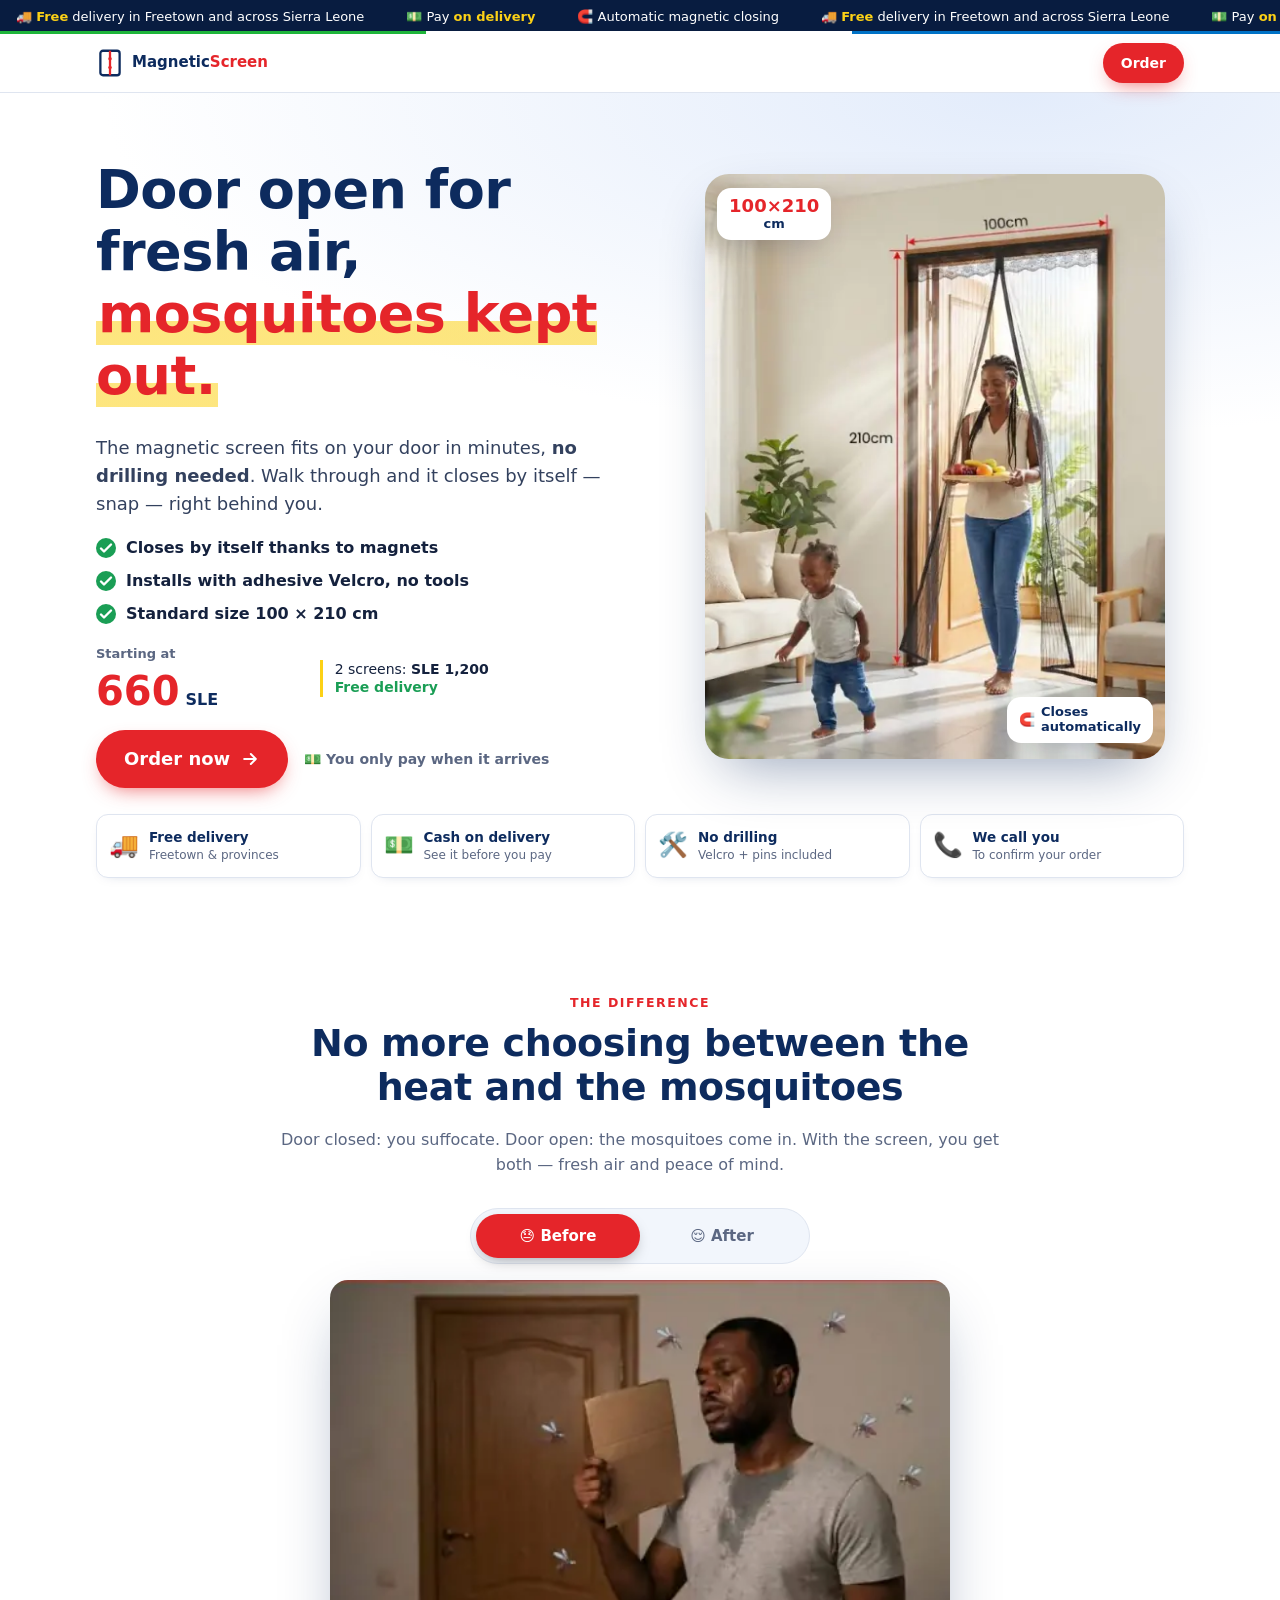
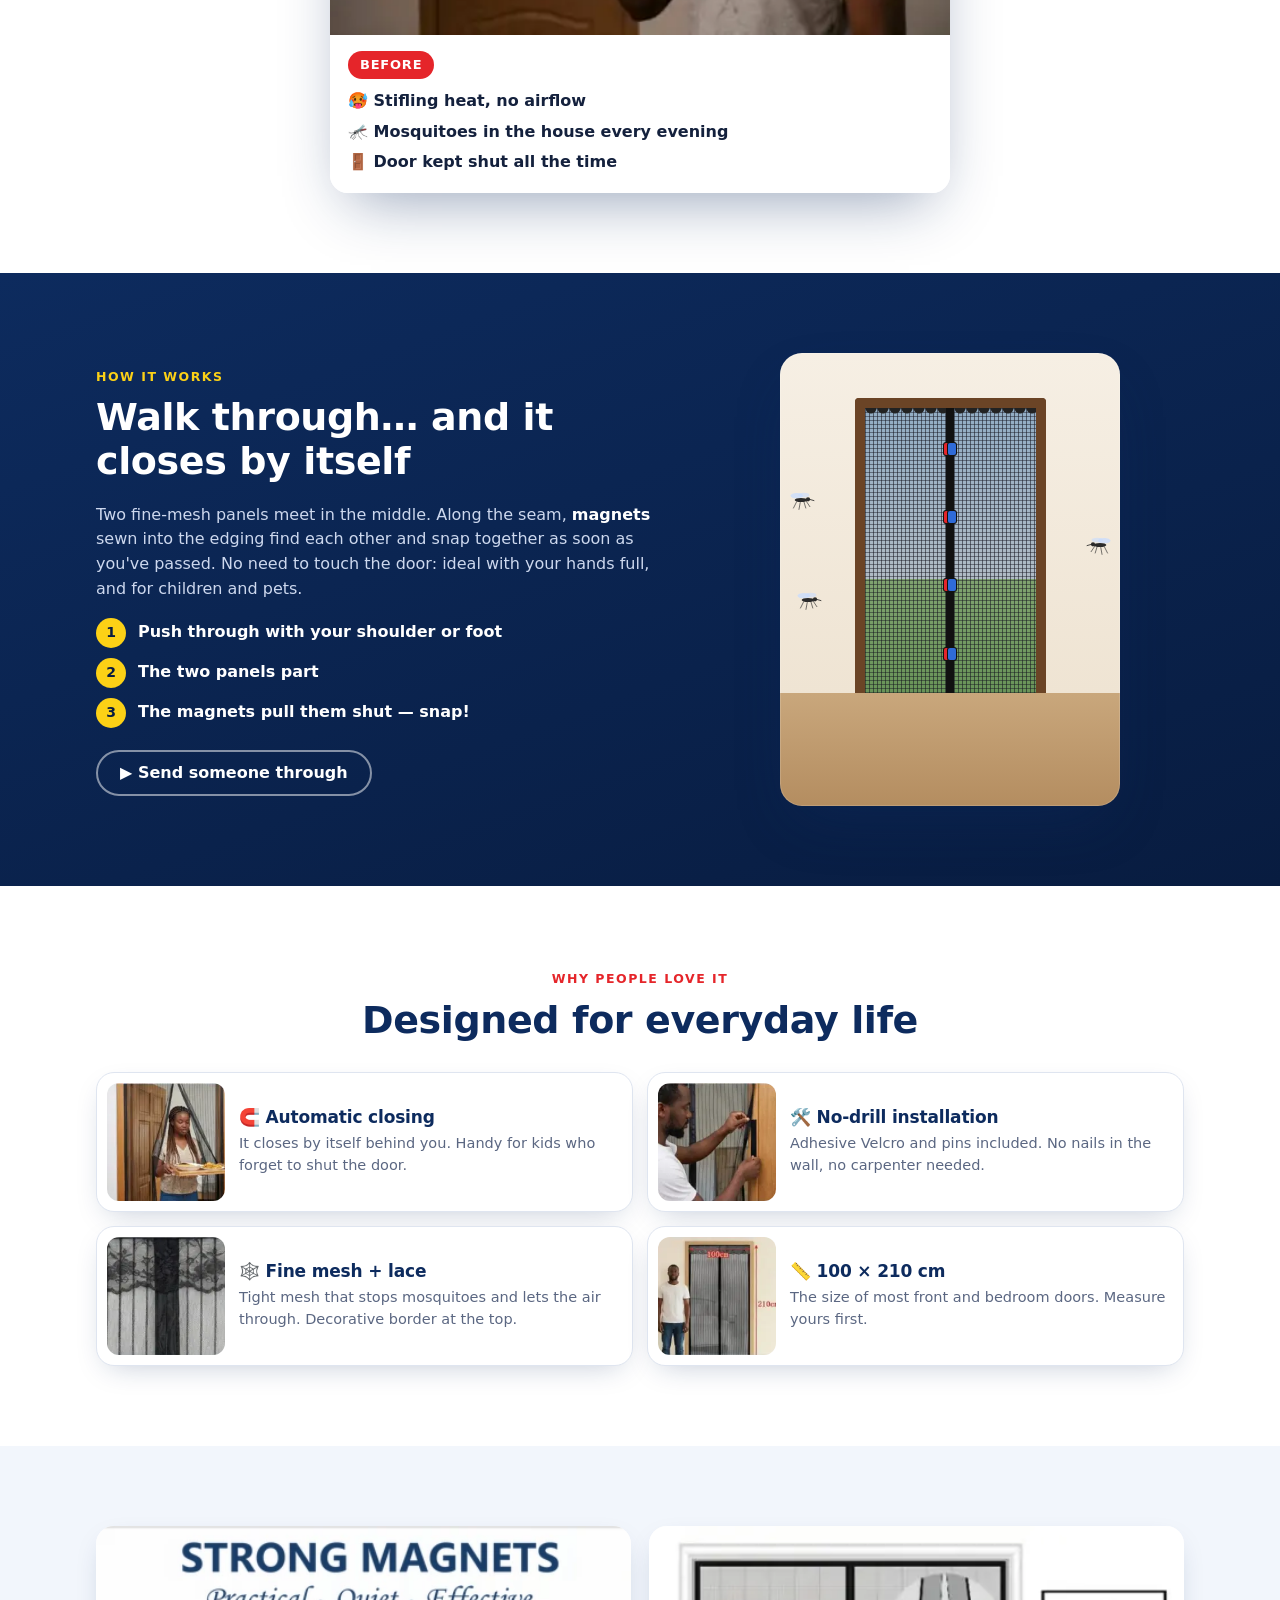
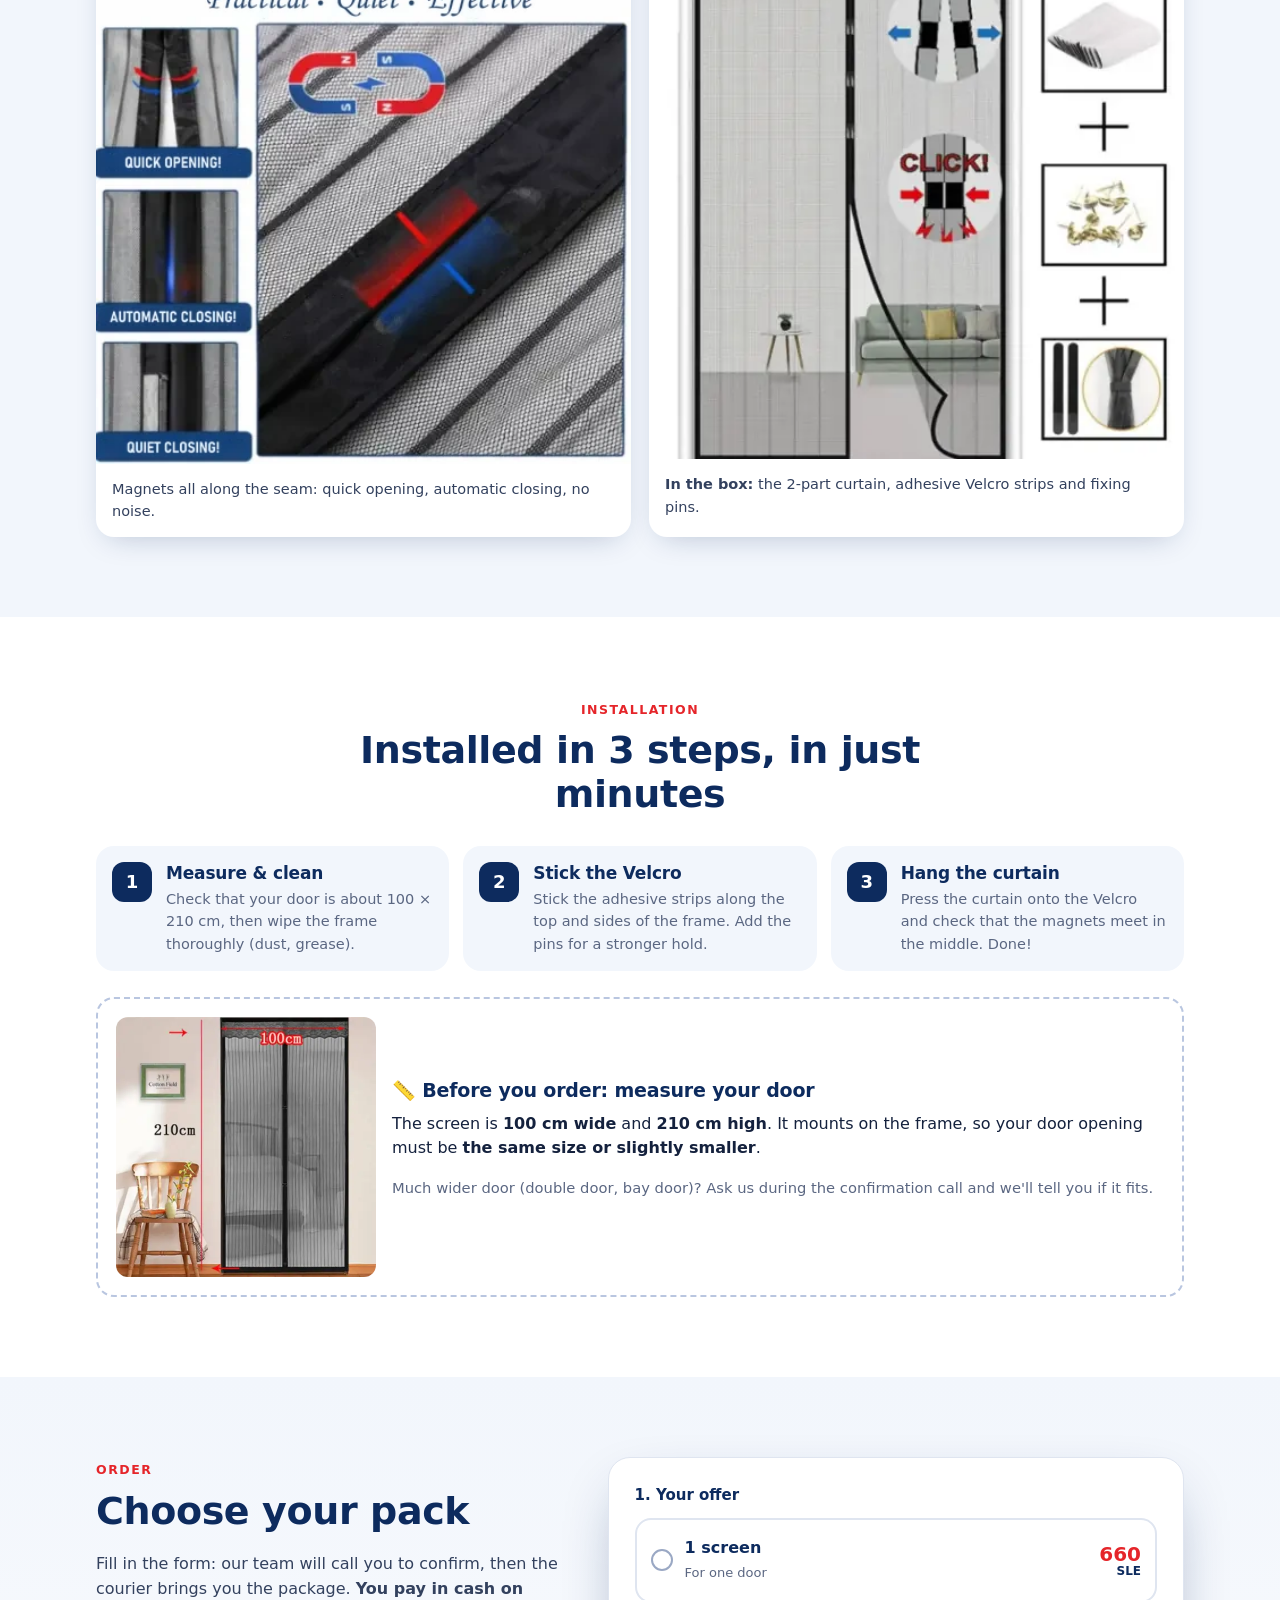
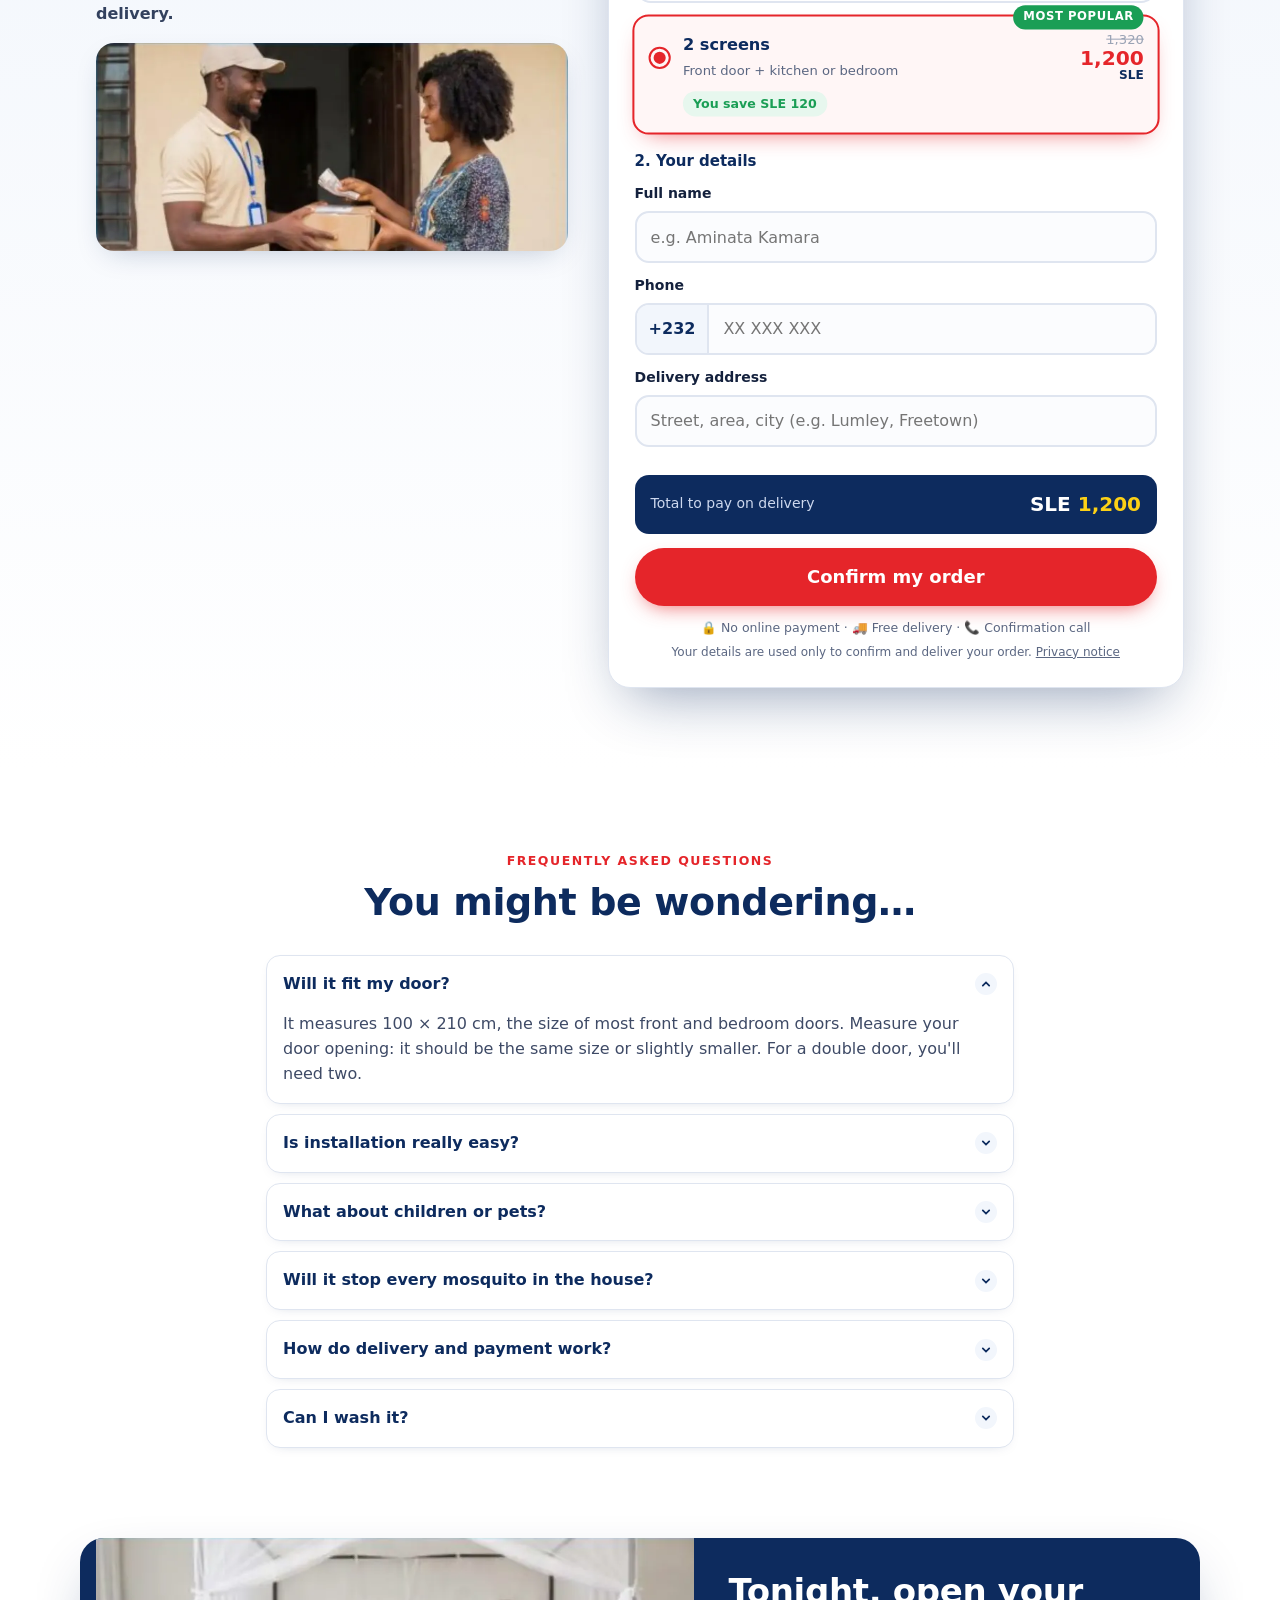
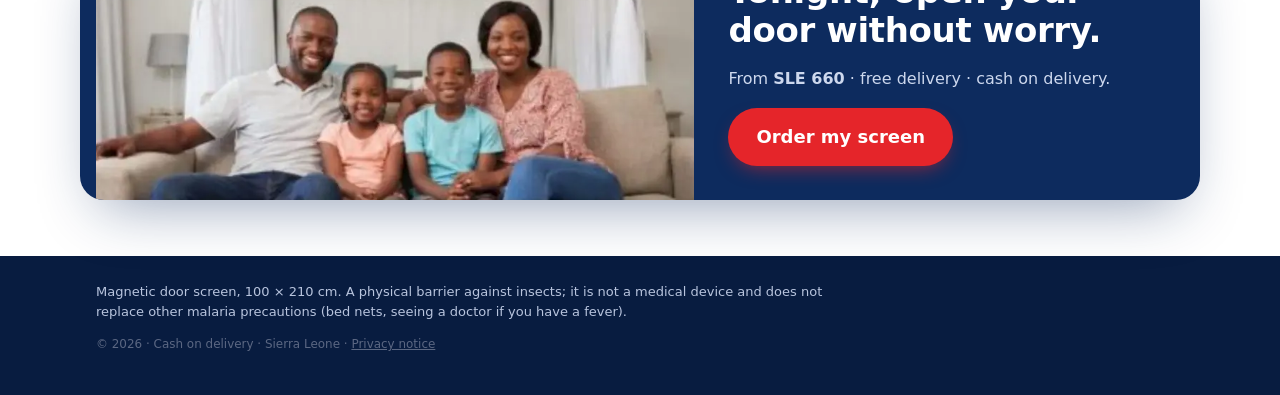
<file: index.html>
<!doctype html>
<html lang="en">
<head>
<meta charset="utf-8">
<meta name="viewport" content="width=device-width, initial-scale=1, viewport-fit=cover">
<title>Magnetic Door Screen – Free Delivery in Sierra Leone</title>
<meta name="description" content="Magnetic door screen 100×210 cm: keep the door open for fresh air while mosquitoes stay outside. No-drill installation. Free delivery in Freetown, cash on delivery.">
<meta name="theme-color" content="#0d2b5e">
<meta property="og:type" content="product">
<meta property="og:title" content="Magnetic Door Screen – SLE 660, cash on delivery">
<meta property="og:description" content="Fresh air in, mosquitoes out. Closes automatically, no-drill installation, free delivery.">
<meta property="og:image" content="assets/img/og.jpg">
<link rel="icon" href="data:image/svg+xml,%3Csvg xmlns='http://www.w3.org/2000/svg' viewBox='0 0 64 64'%3E%3Crect width='64' height='64' rx='14' fill='%230d2b5e'/%3E%3Cpath d='M20 12h24v40H20z' fill='none' stroke='%23fff' stroke-width='4'/%3E%3Cpath d='M32 12v40' stroke='%23e5252a' stroke-width='4'/%3E%3C/svg%3E">
<link rel="preload" as="image" href="assets/img/hero.webp">
<link rel="stylesheet" href="styles.css">
<!-- Meta Pixel Code (pixel "Magnetic Screen SL - Sales"). autoConfig off: no automatic button/form scanning.
     This inline script is allowed by its SHA-256 hash in vercel.json — if you edit it, update the hash
     (run: node tools/csp-hash.js). Events other than PageView are sent from script.js. -->
<script>
!function(f,b,e,v,n,t,s)
{if(f.fbq)return;n=f.fbq=function(){n.callMethod?
n.callMethod.apply(n,arguments):n.queue.push(arguments)};
if(!f._fbq)f._fbq=n;n.push=n;n.loaded=!0;n.version='2.0';
n.queue=[];t=b.createElement(e);t.async=!0;
t.src=v;s=b.getElementsByTagName(e)[0];
s.parentNode.insertBefore(t,s)}(window, document,'script',
'https://connect.facebook.net/en_US/fbevents.js');
fbq('set', 'autoConfig', false, '2175936113011476');
fbq('init', '2175936113011476');
fbq('track', 'PageView');
</script>
<noscript><img height="1" width="1" style="display:none" alt=""
src="https://www.facebook.com/tr?id=2175936113011476&ev=PageView&noscript=1"
/></noscript>
<!-- End Meta Pixel Code -->
</head>
<body>

<!-- ===== Top bar ===== -->
<div class="topbar">
  <div class="ticker">
    <span>🚚 <b>Free</b> delivery in Freetown and across Sierra Leone</span>
    <span>💵 Pay <b>on delivery</b></span>
    <span>🧲 Automatic magnetic closing</span>
    <span>🚚 <b>Free</b> delivery in Freetown and across Sierra Leone</span>
    <span>💵 Pay <b>on delivery</b></span>
    <span>🧲 Automatic magnetic closing</span>
  </div>
  <i class="flag" aria-hidden="true"></i>
</div>

<header class="nav">
  <div class="wrap nav-in">
    <a class="brand" href="#top" aria-label="Home">
      <svg viewBox="0 0 32 32" width="28" height="28" aria-hidden="true"><rect x="5" y="2" width="22" height="28" rx="3" fill="none" stroke="currentColor" stroke-width="2.6"/><path d="M16 2v28" stroke="#e5252a" stroke-width="2.6"/><circle cx="16" cy="11" r="2" fill="#e5252a"/><circle cx="16" cy="21" r="2" fill="#e5252a"/></svg>
      <span>Magnetic<b>Screen</b></span>
    </a>
    <a class="btn btn-sm" href="#order" data-cta="nav">Order</a>
  </div>
</header>

<main id="top">

<!-- ===== Hero ===== -->
<section class="hero">
  <div class="wrap hero-grid">
    <div class="hero-copy">
      <h1 class="reveal">Door open for fresh air,<br><em>mosquitoes kept out.</em></h1>
      <p class="lead reveal">The magnetic screen fits on your door in minutes, <b>no drilling needed</b>. Walk through and it closes by itself — snap — right behind you.</p>

      <ul class="ticks reveal">
        <li>Closes by itself thanks to magnets</li>
        <li>Installs with adhesive Velcro, no tools</li>
        <li>Standard size 100 × 210 cm</li>
      </ul>

      <div class="price-row reveal">
        <div class="price"><small>Starting at</small><strong data-price-hero>660</strong><span>SLE</span></div>
        <div class="price-note">2 screens: <b>SLE 1,200</b><br><span>Free delivery</span></div>
      </div>

      <div class="cta-row reveal">
        <a class="btn btn-xl pulse" href="#order" data-cta="hero">
          Order now
          <svg viewBox="0 0 24 24" width="20" height="20" aria-hidden="true"><path d="M5 12h14m-6-6 6 6-6 6" fill="none" stroke="currentColor" stroke-width="2.4" stroke-linecap="round" stroke-linejoin="round"/></svg>
        </a>
        <span class="cta-sub">💵 You only pay when it arrives</span>
      </div>
    </div>

    <div class="hero-media reveal">
      <div class="hero-frame">
        <img src="assets/img/hero.webp" width="472" height="600" data-ph="hero.webp — mother walking through the screen with a tray, child following" alt="A mother walks through the magnetic screen carrying a tray, her child following behind">
        <!-- mosquitoes bouncing off the mesh -->
        <div class="bugs" aria-hidden="true">
          <svg class="bug b1" viewBox="0 0 40 30"><use href="#mosquito"/></svg>
          <svg class="bug b2" viewBox="0 0 40 30"><use href="#mosquito"/></svg>
          <svg class="bug b3" viewBox="0 0 40 30"><use href="#mosquito"/></svg>
          <svg class="bug b4" viewBox="0 0 40 30"><use href="#mosquito"/></svg>
        </div>
        <div class="badge-float bf1"><b>100×210</b><span>cm</span></div>
        <div class="badge-float bf2">🧲 <span>Closes<br>automatically</span></div>
      </div>
    </div>
  </div>

  <div class="wrap trust">
    <div><i>🚚</i><b>Free delivery</b><span>Freetown &amp; provinces</span></div>
    <div><i>💵</i><b>Cash on delivery</b><span>See it before you pay</span></div>
    <div><i>🛠️</i><b>No drilling</b><span>Velcro + pins included</span></div>
    <div><i>📞</i><b>We call you</b><span>To confirm your order</span></div>
  </div>
</section>

<!-- ===== Before / After ===== -->
<section class="sec" id="before-after">
  <div class="wrap">
    <header class="sec-head reveal">
      <span class="kicker">The difference</span>
      <h2>No more choosing between the heat and the mosquitoes</h2>
      <p>Door closed: you suffocate. Door open: the mosquitoes come in. With the screen, you get both — fresh air and peace of mind.</p>
    </header>

    <div class="ba reveal" data-state="before">
      <div class="ba-switch" role="tablist" aria-label="Compare before and after">
        <button role="tab" aria-selected="true" data-to="before">😓 Before</button>
        <button role="tab" aria-selected="false" data-to="after">😌 After</button>
        <i class="ba-knob" aria-hidden="true"></i>
      </div>
      <div class="ba-stage">
        <figure class="ba-pane ba-before">
          <img src="assets/img/avant.webp" width="472" height="270" loading="lazy" data-ph="avant.webp — hot man in front of a closed door, mosquitoes around him" alt="A man overheating in front of a closed door, mosquitoes buzzing around him">
          <figcaption>
            <b class="tag tag-red">Before</b>
            <ul><li>🥵 Stifling heat, no airflow</li><li>🦟 Mosquitoes in the house every evening</li><li>🚪 Door kept shut all the time</li></ul>
          </figcaption>
        </figure>
        <figure class="ba-pane ba-after">
          <img src="assets/img/apres.webp" width="472" height="270" loading="lazy" data-ph="apres.webp — relaxed man in armchair, open door protected by the screen" alt="A relaxed man in an armchair, the open door protected by the screen, air flowing in">
          <figcaption>
            <b class="tag tag-green">After</b>
            <ul><li>🌬️ Fresh air flows, door wide open</li><li>🛡️ Mosquitoes stay outside</li><li>👐 Walk through with your hands full</li></ul>
          </figcaption>
        </figure>
      </div>
    </div>
  </div>
</section>

<!-- ===== Animated demo ===== -->
<section class="sec sec-dark" id="how-it-works">
  <div class="wrap demo-grid">
    <div class="demo-copy reveal">
      <span class="kicker kicker-light">How it works</span>
      <h2>Walk through… and it closes by itself</h2>
      <p>Two fine-mesh panels meet in the middle. Along the seam, <b>magnets</b> sewn into the edging find each other and snap together as soon as you've passed. No need to touch the door: ideal with your hands full, and for children and pets.</p>
      <ol class="steps-mini">
        <li><b>1</b> Push through with your shoulder or foot</li>
        <li><b>2</b> The two panels part</li>
        <li><b>3</b> The magnets pull them shut — snap!</li>
      </ol>
      <button class="btn btn-ghost" type="button" id="demoBtn">▶ Send someone through</button>
    </div>

    <div class="door-demo reveal" id="door" aria-label="Animation: the screen opens, then closes again thanks to the magnets" role="img">
      <div class="door-room"></div>
      <div class="door-frame">
        <div class="leaf leaf-l"><span class="mag m1"></span><span class="mag m2"></span><span class="mag m3"></span><span class="mag m4"></span></div>
        <div class="leaf leaf-r"><span class="mag m1"></span><span class="mag m2"></span><span class="mag m3"></span><span class="mag m4"></span></div>
        <div class="walker" aria-hidden="true">
          <svg viewBox="0 0 60 120"><circle cx="30" cy="16" r="11" fill="#5b3a29"/><path d="M14 38q16-12 32 0l4 40H10z" fill="#e5252a"/><path d="M14 78h14l-2 40h-9zM32 78h14l-3 40h-9z" fill="#21468f"/></svg>
        </div>
        <div class="clac" aria-hidden="true">SNAP!</div>
      </div>
      <div class="door-bugs" aria-hidden="true">
        <svg class="dbug d1" viewBox="0 0 40 30"><use href="#mosquito"/></svg>
        <svg class="dbug d2" viewBox="0 0 40 30"><use href="#mosquito"/></svg>
        <svg class="dbug d3" viewBox="0 0 40 30"><use href="#mosquito"/></svg>
      </div>
    </div>
  </div>
</section>

<!-- ===== Benefits ===== -->
<section class="sec" id="benefits">
  <div class="wrap">
    <header class="sec-head reveal">
      <span class="kicker">Why people love it</span>
      <h2>Designed for everyday life</h2>
    </header>
    <div class="cards">
      <article class="card reveal">
        <img src="assets/img/f-auto.webp" width="202" height="184" loading="lazy" data-ph="f-auto.webp" alt="A woman walking through the screen with a tray">
        <div><h3>🧲 Automatic closing</h3><p>It closes by itself behind you. Handy for kids who forget to shut the door.</p></div>
      </article>
      <article class="card reveal">
        <img src="assets/img/f-velcro.webp" width="218" height="184" loading="lazy" data-ph="f-velcro.webp" alt="A man fixing the screen to the door frame with Velcro">
        <div><h3>🛠️ No-drill installation</h3><p>Adhesive Velcro and pins included. No nails in the wall, no carpenter needed.</p></div>
      </article>
      <article class="card reveal">
        <img src="assets/img/f-dentelle.webp" width="218" height="180" loading="lazy" data-ph="f-dentelle.webp" alt="Close-up of the fine mesh and lace border">
        <div><h3>🕸️ Fine mesh + lace</h3><p>Tight mesh that stops mosquitoes and lets the air through. Decorative border at the top.</p></div>
      </article>
      <article class="card reveal">
        <img src="assets/img/f-taille.webp" width="218" height="180" loading="lazy" data-ph="f-taille.webp" alt="Screen fitted on a 100 by 210 cm door">
        <div><h3>📏 100 × 210 cm</h3><p>The size of most front and bedroom doors. Measure yours first.</p></div>
      </article>
    </div>
  </div>
</section>

<!-- ===== Magnets + Kit ===== -->
<section class="sec sec-soft">
  <div class="wrap duo">
    <figure class="shot reveal">
      <img src="assets/img/aimants.webp" width="472" height="474" loading="lazy" data-ph="aimants.webp — magnets close-up (original contains French text)" alt="Strong magnets: quick opening, automatic closing, silent closing">
      <figcaption>Magnets all along the seam: quick opening, automatic closing, no noise.</figcaption>
    </figure>
    <figure class="shot reveal">
      <img src="assets/img/kit.webp" width="472" height="470" loading="lazy" data-ph="kit.webp — kit contents: curtain, pins, Velcro strips" alt="Kit contents: curtain, pins, Velcro strips">
      <figcaption><b>In the box:</b> the 2-part curtain, adhesive Velcro strips and fixing pins.</figcaption>
    </figure>
  </div>
</section>

<!-- ===== Installation ===== -->
<section class="sec" id="installation">
  <div class="wrap">
    <header class="sec-head reveal">
      <span class="kicker">Installation</span>
      <h2>Installed in 3 steps, in just minutes</h2>
    </header>
    <ol class="install">
      <li class="reveal"><span class="n">1</span><h3>Measure &amp; clean</h3><p>Check that your door is about 100 × 210 cm, then wipe the frame thoroughly (dust, grease).</p></li>
      <li class="reveal"><span class="n">2</span><h3>Stick the Velcro</h3><p>Stick the adhesive strips along the top and sides of the frame. Add the pins for a stronger hold.</p></li>
      <li class="reveal"><span class="n">3</span><h3>Hang the curtain</h3><p>Press the curtain onto the Velcro and check that the magnets meet in the middle. Done!</p></li>
    </ol>

    <div class="measure reveal">
      <img src="assets/img/dimensions.webp" width="472" height="472" loading="lazy" data-ph="dimensions.webp — 100 cm wide × 210 cm high diagram" alt="Screen dimensions: 100 cm wide, 210 cm high">
      <div>
        <h3>📏 Before you order: measure your door</h3>
        <p>The screen is <b>100 cm wide</b> and <b>210 cm high</b>. It mounts on the frame, so your door opening must be <b>the same size or slightly smaller</b>.</p>
        <p class="muted">Much wider door (double door, bay door)? Ask us during the confirmation call and we'll tell you if it fits.</p>
      </div>
    </div>
  </div>
</section>

<!-- ===== Offer + Form ===== -->
<section class="sec sec-order" id="order">
  <div class="wrap order-grid">
    <div class="order-intro reveal">
      <span class="kicker">Order</span>
      <h2>Choose your pack</h2>
      <p>Fill in the form: our team will call you to confirm, then the courier brings you the package. <b>You pay in cash on delivery.</b></p>
      <img class="order-img" src="assets/img/livraison.webp" width="900" height="398" loading="lazy" data-ph="livraison.webp — courier handing a package to a customer paying on delivery" alt="A courier hands a package to a customer who pays on delivery">
    </div>

    <form class="order reveal" id="orderForm" novalidate>
      <fieldset class="packs">
        <legend>1. Your offer</legend>

        <label class="pack">
          <input type="radio" name="pack" value="1">
          <span class="pack-body">
            <span class="radio"></span>
            <span class="pack-txt"><b>1 screen</b><small>For one door</small></span>
            <span class="pack-price"><b>660</b><small>SLE</small></span>
          </span>
        </label>

        <label class="pack">
          <input type="radio" name="pack" value="2" checked>
          <span class="pack-body">
            <span class="ribbon">Most popular</span>
            <span class="radio"></span>
            <span class="pack-txt"><b>2 screens</b><small>Front door + kitchen or bedroom</small></span>
            <span class="pack-price"><s>1,320</s><b>1,200</b><small>SLE</small></span>
            <span class="save">You save SLE 120</span>
          </span>
        </label>
      </fieldset>

      <fieldset class="fields">
        <legend>2. Your details</legend>
        <div class="field">
          <label for="f-name">Full name</label>
          <input id="f-name" name="name" autocomplete="name" placeholder="e.g. Aminata Kamara" required minlength="2">
          <small class="err">Please enter your name.</small>
        </div>
        <div class="field">
          <label for="f-phone">Phone</label>
          <div class="phone"><span>+232</span><input id="f-phone" name="phone" type="tel" inputmode="tel" autocomplete="tel" placeholder="XX XXX XXX" required></div>
          <small class="err">8-digit Sierra Leone number (e.g. 76 123 456).</small>
        </div>
        <div class="field">
          <label for="f-address">Delivery address</label>
          <input id="f-address" name="address" autocomplete="street-address" placeholder="Street, area, city (e.g. Lumley, Freetown)" required minlength="3" maxlength="200">
          <small class="err">Please enter your full delivery address, including the city.</small>
        </div>
        <input class="hp" name="website" tabindex="-1" autocomplete="off" aria-hidden="true">
      </fieldset>

      <div class="total">
        <span>Total to pay on delivery</span>
        <strong>SLE <b id="totalVal">1,200</b></strong>
      </div>

      <button class="btn btn-xl btn-block" type="submit" id="submitBtn">
        <span class="lbl">Confirm my order</span>
        <span class="spin" aria-hidden="true"></span>
      </button>
      <p class="form-foot">🔒 No online payment · 🚚 Free delivery · 📞 Confirmation call</p>
      <p class="form-privacy">Your details are used only to confirm and deliver your order. <a href="privacy.html">Privacy notice</a></p>
      <p class="form-msg" id="formMsg" role="alert"></p>
      <p class="demo-note" id="demoNote" hidden></p>
    </form>
  </div>
</section>

<!-- ===== FAQ ===== -->
<section class="sec" id="faq">
  <div class="wrap narrow">
    <header class="sec-head reveal">
      <span class="kicker">Frequently asked questions</span>
      <h2>You might be wondering…</h2>
    </header>
    <div class="faq">
      <details class="reveal" open>
        <summary>Will it fit my door?</summary>
        <p>It measures 100 × 210 cm, the size of most front and bedroom doors. Measure your door opening: it should be the same size or slightly smaller. For a double door, you'll need two.</p>
      </details>
      <details class="reveal">
        <summary>Is installation really easy?</summary>
        <p>Yes. No drill: stick the Velcro strips onto the clean, dry frame, add a few pins, then press the curtain onto them. It takes just a few minutes.</p>
      </details>
      <details class="reveal">
        <summary>What about children or pets?</summary>
        <p>That's exactly where it shines: they walk through without touching anything and the screen closes behind them. As with any mesh, avoid letting anyone hang on it or pull it.</p>
      </details>
      <details class="reveal">
        <summary>Will it stop every mosquito in the house?</summary>
        <p>It protects the door it's fitted on. If windows are left open without protection, mosquitoes can still get in that way. Keep using your bed net and other malaria precautions too.</p>
      </details>
      <details class="reveal">
        <summary>How do delivery and payment work?</summary>
        <p>After you order, we call you to confirm your address. Delivery is free in Freetown and the provinces. You pay the courier in cash when you receive the package.</p>
      </details>
      <details class="reveal">
        <summary>Can I wash it?</summary>
        <p>Yes: unhook it from the Velcro and hand-wash it in warm soapy water without scrubbing hard, then let it dry in the shade before putting it back.</p>
      </details>
    </div>
  </div>
</section>

<!-- ===== Final CTA ===== -->
<section class="final">
  <div class="wrap final-in reveal">
    <img src="assets/img/famille.webp" width="900" height="368" loading="lazy" data-ph="famille.webp — smiling family in their living room" alt="Smiling family in their living room">
    <div class="final-copy">
      <h2>Tonight, open your door without worry.</h2>
      <p>From <b>SLE 660</b> · free delivery · cash on delivery.</p>
      <a class="btn btn-xl" href="#order" data-cta="final">Order my screen</a>
    </div>
  </div>
</section>

</main>

<footer class="foot">
  <div class="wrap">
    <p>Magnetic door screen, 100 × 210 cm. A physical barrier against insects; it is not a medical device and does not replace other malaria precautions (bed nets, seeing a doctor if you have a fever).</p>
    <p class="muted">© <span id="yr">2026</span> · Cash on delivery · Sierra Leone · <a href="privacy.html">Privacy notice</a></p>
  </div>
</footer>

<!-- Mobile purchase bar -->
<div class="dock" id="dock">
  <div><small>2 screens</small><b>SLE 1,200</b></div>
  <a class="btn" href="#order" data-cta="dock">Order</a>
</div>

<!-- Thank-you modal -->
<div class="modal" id="thanks" hidden>
  <div class="modal-card" role="dialog" aria-modal="true" aria-labelledby="thxTitle">
    <div class="check"><svg viewBox="0 0 52 52"><circle cx="26" cy="26" r="24" fill="none"/><path d="M15 27l7 7 15-16" fill="none"/></svg></div>
    <h3 id="thxTitle">Thank you, <span id="thxName"></span>!</h3>
    <p>Your order of <b id="thxQty"></b> for <b>SLE <span id="thxTotal"></span></b> has been received<span id="thxIdWrap" hidden> (order no. <b id="thxId"></b>)</span>.</p>
    <p>📞 Our team will call you very soon at <b id="thxPhone"></b> to confirm delivery. Please keep your phone switched on.</p>
    <p class="demo-note" id="thxDemo" hidden></p>
    <button class="btn btn-block" type="button" id="thxClose">OK</button>
  </div>
</div>

<!-- Mosquito symbol -->
<svg width="0" height="0" style="position:absolute" aria-hidden="true">
  <symbol id="mosquito" viewBox="0 0 40 30">
    <ellipse cx="14" cy="9" rx="9" ry="4" fill="rgba(200,220,255,.75)" class="wing"/>
    <ellipse cx="24" cy="8" rx="8" ry="3.5" fill="rgba(200,220,255,.6)" class="wing"/>
    <ellipse cx="20" cy="15" rx="9" ry="3" fill="#2a2a2a"/>
    <circle cx="30" cy="14" r="3" fill="#2a2a2a"/>
    <path d="M32 14l7 2" stroke="#2a2a2a" stroke-width="1.2"/>
    <path d="M14 17l-5 10M19 18l-2 11M24 17l3 10M27 16l6 9" stroke="#2a2a2a" stroke-width=".9" fill="none"/>
  </symbol>
</svg>

<script src="script.js" defer></script>
</body>
</html>
</file>
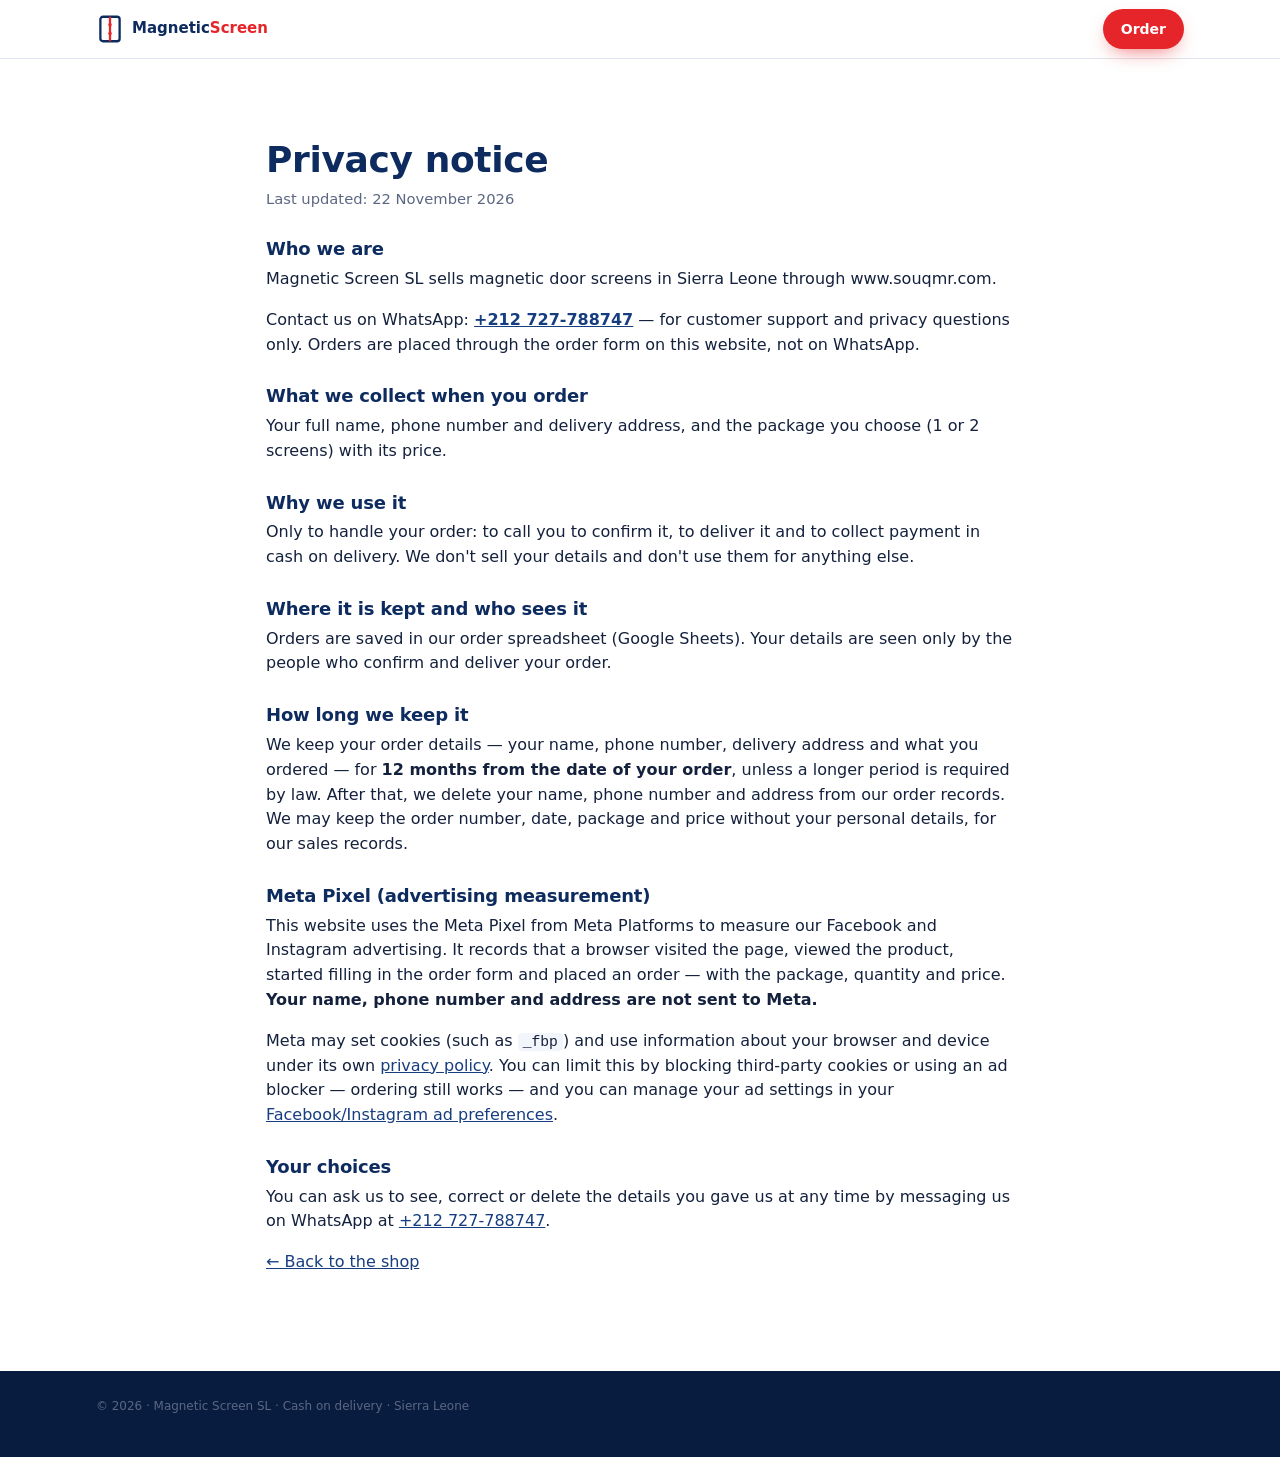
<file: privacy.html>
<!doctype html>
<html lang="en">
<head>
<meta charset="utf-8">
<meta name="viewport" content="width=device-width, initial-scale=1, viewport-fit=cover">
<title>Privacy notice – Magnetic Door Screen</title>
<meta name="description" content="How Magnetic Screen SL uses the details you give when you order, and how this website uses the Meta Pixel.">
<meta name="robots" content="noindex">
<meta name="theme-color" content="#0d2b5e">
<link rel="icon" href="data:image/svg+xml,%3Csvg xmlns='http://www.w3.org/2000/svg' viewBox='0 0 64 64'%3E%3Crect width='64' height='64' rx='14' fill='%230d2b5e'/%3E%3Cpath d='M20 12h24v40H20z' fill='none' stroke='%23fff' stroke-width='4'/%3E%3Cpath d='M32 12v40' stroke='%23e5252a' stroke-width='4'/%3E%3C/svg%3E">
<link rel="stylesheet" href="styles.css">
</head>
<body>

<header class="nav">
  <div class="wrap nav-in">
    <a class="brand" href="/" aria-label="Home">
      <svg viewBox="0 0 32 32" width="28" height="28" aria-hidden="true"><rect x="5" y="2" width="22" height="28" rx="3" fill="none" stroke="currentColor" stroke-width="2.6"/><path d="M16 2v28" stroke="#e5252a" stroke-width="2.6"/><circle cx="16" cy="11" r="2" fill="#e5252a"/><circle cx="16" cy="21" r="2" fill="#e5252a"/></svg>
      <span>Magnetic<b>Screen</b></span>
    </a>
    <a class="btn btn-sm" href="/#order">Order</a>
  </div>
</header>

<main class="sec">
  <div class="wrap narrow privacy">
    <h1>Privacy notice</h1>
    <p class="muted">Last updated: 22 November 2026</p>

    <h2>Who we are</h2>
    <p>Magnetic Screen SL sells magnetic door screens in Sierra Leone through www.souqmr.com.</p>
    <p>Contact us on WhatsApp: <a href="https://wa.me/212727788747" rel="noopener" target="_blank"><b>+212 727-788747</b></a>
      — for customer support and privacy questions only. Orders are placed through the order form on this website,
      not on WhatsApp.</p>

    <h2>What we collect when you order</h2>
    <p>Your full name, phone number and delivery address, and the package you choose (1 or 2 screens) with its price.</p>

    <h2>Why we use it</h2>
    <p>Only to handle your order: to call you to confirm it, to deliver it and to collect payment in cash on delivery.
      We don't sell your details and don't use them for anything else.</p>

    <h2>Where it is kept and who sees it</h2>
    <p>Orders are saved in our order spreadsheet (Google Sheets). Your details are seen only by the people who confirm
      and deliver your order.</p>

    <h2>How long we keep it</h2>
    <p>We keep your order details — your name, phone number, delivery address and what you ordered — for
      <b>12 months from the date of your order</b>, unless a longer period is required by law. After that, we delete
      your name, phone number and address from our order records. We may keep the order number, date, package and
      price without your personal details, for our sales records.</p>

    <h2>Meta Pixel (advertising measurement)</h2>
    <p>This website uses the Meta Pixel from Meta Platforms to measure our Facebook and Instagram advertising. It records
      that a browser visited the page, viewed the product, started filling in the order form and placed an order — with
      the package, quantity and price. <b>Your name, phone number and address are not sent to Meta.</b></p>
    <p>Meta may set cookies (such as <code>_fbp</code>) and use information about your browser and device under its own
      <a href="https://www.facebook.com/privacy/policy/" rel="noopener" target="_blank">privacy policy</a>.
      You can limit this by blocking third-party cookies or using an ad blocker — ordering still works — and you can manage
      your ad settings in your <a href="https://www.facebook.com/adpreferences" rel="noopener" target="_blank">Facebook/Instagram ad preferences</a>.</p>

    <h2>Your choices</h2>
    <p>You can ask us to see, correct or delete the details you gave us at any time by messaging us on WhatsApp at
      <a href="https://wa.me/212727788747" rel="noopener" target="_blank">+212 727-788747</a>.</p>

    <p><a href="/">← Back to the shop</a></p>
  </div>
</main>

<footer class="foot">
  <div class="wrap">
    <p class="muted">© 2026 · Magnetic Screen SL · Cash on delivery · Sierra Leone</p>
  </div>
</footer>

</body>
</html>
</file>
<file: styles.css>
:root{
  --navy:#0d2b5e; --navy-2:#163d80; --navy-3:#081c40;
  --red:#e5252a; --red-2:#c4161c;
  --yellow:#fcd116; --green:#1a9e55; --orange:#f57c00;
  --ink:#14213d; --muted:#5b6782; --line:#dfe5f0;
  --bg:#ffffff; --soft:#f2f6fc;
  --r:18px; --r-sm:12px;
  --shadow:0 10px 30px -12px rgba(13,43,94,.28);
  --shadow-lg:0 24px 60px -20px rgba(13,43,94,.45);
  --font:"Segoe UI",system-ui,-apple-system,Roboto,"Helvetica Neue",Arial,sans-serif;
}
*{box-sizing:border-box}
html{scroll-behavior:smooth;-webkit-text-size-adjust:100%}
body{margin:0;font:16px/1.55 var(--font);color:var(--ink);background:var(--bg);overflow-x:hidden}
img{max-width:100%;height:auto;display:block}
h1,h2,h3{line-height:1.15;margin:0 0 .5em;letter-spacing:-.01em}
p{margin:0 0 1em}
a{color:inherit}
.wrap{width:100%;max-width:1120px;margin:0 auto;padding:0 16px}
.narrow{max-width:780px}
.muted{color:var(--muted);font-size:.92em}

/* ---------- Bandeau ---------- */
.topbar{position:relative;background:var(--navy-3);color:#fff;font-size:13px;overflow:hidden;height:34px}
.ticker{display:flex;gap:42px;white-space:nowrap;width:max-content;line-height:34px;animation:tick 26s linear infinite;padding-left:16px}
.ticker b{color:var(--yellow)}
@keyframes tick{to{transform:translateX(-50%)}}
.flag{position:absolute;left:0;right:0;bottom:0;height:3px;background:linear-gradient(90deg,#1eb53a 33.3%,#fff 0 66.6%,#0072c6 0)} /* Sierra Leone flag colours */

/* ---------- Nav ---------- */
.nav{position:sticky;top:0;z-index:40;background:rgba(255,255,255,.92);backdrop-filter:saturate(1.4) blur(10px);-webkit-backdrop-filter:saturate(1.4) blur(10px);border-bottom:1px solid var(--line)}
.nav-in{display:flex;align-items:center;justify-content:space-between;height:58px}
.brand{display:flex;align-items:center;gap:8px;text-decoration:none;color:var(--navy);font-weight:600;font-size:15px}
.brand b{font-weight:800;color:var(--red)}

/* ---------- Boutons ---------- */
.btn{--bg:var(--red);display:inline-flex;align-items:center;justify-content:center;gap:10px;min-height:46px;padding:0 22px;border:0;border-radius:999px;background:var(--bg);color:#fff;font:700 16px/1 var(--font);text-decoration:none;cursor:pointer;box-shadow:0 8px 20px -8px rgba(229,37,42,.7);transition:transform .15s,box-shadow .2s,background .2s;-webkit-tap-highlight-color:transparent}
.btn:hover{background:var(--red-2);transform:translateY(-1px)}
.btn:active{transform:translateY(1px) scale(.98)}
.btn:focus-visible{outline:3px solid var(--yellow);outline-offset:3px}
.btn-sm{min-height:40px;padding:0 18px;font-size:14px}
.btn-xl{min-height:58px;padding:0 28px;font-size:18px}
.btn-block{width:100%}
.btn-ghost{background:transparent;border:2px solid rgba(255,255,255,.5);box-shadow:none}
.btn-ghost:hover{background:rgba(255,255,255,.1)}
.pulse{animation:pulse 2.4s ease-in-out infinite}
@keyframes pulse{0%,100%{box-shadow:0 8px 20px -8px rgba(229,37,42,.7),0 0 0 0 rgba(229,37,42,.45)}50%{box-shadow:0 8px 20px -8px rgba(229,37,42,.7),0 0 0 12px rgba(229,37,42,0)}}

/* ---------- Hero ---------- */
.hero{position:relative;background:radial-gradient(120% 70% at 80% 0%,#e3ecfb 0%,#fff 60%);padding:28px 0 8px;overflow:hidden}
.hero-grid{display:grid;gap:22px}
.pill{display:inline-flex;align-items:center;gap:8px;background:#fff;border:1px solid var(--line);border-radius:999px;padding:6px 14px;font-size:13px;font-weight:600;color:var(--navy);box-shadow:var(--shadow)}
.dot{width:8px;height:8px;border-radius:50%;background:var(--green);box-shadow:0 0 0 0 rgba(26,158,85,.6);animation:ping 1.8s infinite}
@keyframes ping{70%{box-shadow:0 0 0 8px rgba(26,158,85,0)}100%{box-shadow:0 0 0 0 rgba(26,158,85,0)}}
.hero h1{font-size:clamp(30px,8.4vw,54px);font-weight:800;color:var(--navy);margin-top:14px}
.hero h1 em{font-style:normal;color:var(--red);background:linear-gradient(transparent 62%,rgba(252,209,22,.55) 0);padding:0 2px}
.lead{font-size:17px;color:#33415e}
.ticks{list-style:none;padding:0;margin:0 0 18px;display:grid;gap:8px}
.ticks li{position:relative;padding-left:30px;font-weight:600}
.ticks li::before{content:"";position:absolute;left:0;top:2px;width:20px;height:20px;border-radius:50%;background:var(--green) url("data:image/svg+xml,%3Csvg xmlns='http://www.w3.org/2000/svg' viewBox='0 0 20 20'%3E%3Cpath d='M5 10.5l3 3 7-7' fill='none' stroke='%23fff' stroke-width='2.4' stroke-linecap='round' stroke-linejoin='round'/%3E%3C/svg%3E") center/100% no-repeat}
.price-row{display:flex;align-items:center;gap:16px;margin-bottom:18px;flex-wrap:wrap}
.price{display:flex;align-items:baseline;gap:6px;flex-wrap:wrap;color:var(--navy)}
.price small{width:100%;font-size:13px;color:var(--muted);font-weight:600}
.price strong{font-size:40px;font-weight:900;color:var(--red);line-height:1}
.price span{font-weight:800}
.price-note{border-left:3px solid var(--yellow);padding-left:12px;font-size:14px;line-height:1.35}
.price-note span{color:var(--green);font-weight:700}
.cta-row{display:flex;flex-direction:column;align-items:stretch;gap:8px}
.cta-sub{text-align:center;font-size:14px;color:var(--muted);font-weight:600}

.hero-media{position:relative}
.hero-frame{position:relative;border-radius:24px;overflow:hidden;box-shadow:var(--shadow-lg);max-width:460px;margin:0 auto;aspect-ratio:472/600;background:#e9eef7}
.hero-frame img{width:100%;height:100%;object-fit:cover}
.badge-float{position:absolute;display:flex;align-items:center;gap:6px;background:#fff;border-radius:14px;padding:8px 12px;box-shadow:var(--shadow);font-size:13px;font-weight:700;color:var(--navy);line-height:1.15;animation:float 4s ease-in-out infinite}
.bf1{top:14px;left:12px;flex-direction:column;gap:0}
.bf1 b{font-size:18px;color:var(--red)}
.bf2{bottom:16px;right:12px;animation-delay:-2s}
@keyframes float{50%{transform:translateY(-8px)}}

/* moustiques du hero : ils foncent vers la porte et rebondissent */
.bugs{position:absolute;inset:0;pointer-events:none}
.bug{position:absolute;width:34px;height:26px;filter:drop-shadow(0 2px 2px rgba(0,0,0,.25))}
.bug .wing,.dbug .wing{animation:flap .08s linear infinite alternate;transform-origin:20px 12px}
@keyframes flap{to{transform:scaleY(.25)}}
.b1{top:30%;left:-40px;animation:hit1 4.2s ease-in-out infinite}
.b2{top:48%;left:-40px;animation:hit2 5.1s ease-in-out infinite .8s}
.b3{top:20%;right:-40px;animation:hit3 4.7s ease-in-out infinite 1.6s;transform:scaleX(-1)}
.b4{top:62%;right:-40px;animation:hit4 5.6s ease-in-out infinite 2.4s;transform:scaleX(-1)}
@keyframes hit1{0%{transform:translate(0,0)}45%{transform:translate(170px,20px)}52%{transform:translate(150px,6px) rotate(-25deg)}100%{transform:translate(-30px,-60px) rotate(-10deg)}}
@keyframes hit2{0%{transform:translate(0,0)}45%{transform:translate(160px,-10px)}52%{transform:translate(140px,-26px) rotate(20deg)}100%{transform:translate(-40px,40px)}}
@keyframes hit3{0%{transform:scaleX(-1) translate(0,0)}45%{transform:scaleX(-1) translate(120px,30px)}52%{transform:scaleX(-1) translate(100px,14px) rotate(-25deg)}100%{transform:scaleX(-1) translate(-30px,-40px)}}
@keyframes hit4{0%{transform:scaleX(-1) translate(0,0)}45%{transform:scaleX(-1) translate(110px,-20px)}52%{transform:scaleX(-1) translate(92px,-34px) rotate(18deg)}100%{transform:scaleX(-1) translate(-40px,30px)}}

.trust{display:grid;grid-template-columns:1fr 1fr;gap:10px;margin-top:26px;margin-bottom:22px}
.trust>div{display:grid;grid-template-columns:auto 1fr;column-gap:10px;align-items:center;background:#fff;border:1px solid var(--line);border-radius:var(--r-sm);padding:12px;box-shadow:0 4px 14px -10px rgba(13,43,94,.35)}
.trust i{grid-row:span 2;font-style:normal;font-size:24px}
.trust b{font-size:13.5px;color:var(--navy);line-height:1.2}
.trust span{font-size:12px;color:var(--muted);line-height:1.25}

/* ---------- Sections ---------- */
.sec{padding:56px 0}
.sec-soft{background:var(--soft)}
.sec-dark{background:linear-gradient(160deg,var(--navy) 0%,var(--navy-3) 100%);color:#fff}
.sec-head{text-align:center;max-width:720px;margin:0 auto 30px}
.sec-head h2{font-size:clamp(25px,6.4vw,38px);color:var(--navy);font-weight:800}
.sec-head p{color:var(--muted)}
.kicker{display:inline-block;font-size:12.5px;font-weight:800;letter-spacing:.12em;text-transform:uppercase;color:var(--red);margin-bottom:10px}
.kicker-light{color:var(--yellow)}

/* ---------- Avant / Après ---------- */
.ba{max-width:620px;margin:0 auto}
.ba-switch{position:relative;display:grid;grid-template-columns:1fr 1fr;background:var(--soft);border:1px solid var(--line);border-radius:999px;padding:5px;margin:0 auto 16px;max-width:340px}
.ba-switch button{position:relative;z-index:1;border:0;background:none;font:700 15px var(--font);color:var(--muted);min-height:44px;border-radius:999px;cursor:pointer;transition:color .3s}
.ba-switch button[aria-selected=true]{color:#fff}
.ba-knob{position:absolute;top:5px;bottom:5px;left:5px;width:calc(50% - 5px);border-radius:999px;background:var(--red);transition:transform .45s cubic-bezier(.7,-.2,.3,1.3),background .3s;box-shadow:0 6px 16px -6px rgba(0,0,0,.4)}
.ba[data-state=after] .ba-knob{transform:translateX(100%);background:var(--green)}
.ba-stage{display:grid;border-radius:var(--r);overflow:hidden;box-shadow:var(--shadow-lg);background:#fff}
.ba-pane{grid-area:1/1;margin:0;transition:opacity .55s,transform .55s;background:#fff}
.ba-pane img{width:100%;aspect-ratio:472/270;object-fit:cover}
.ba-pane figcaption{padding:16px 18px 18px}
.ba-pane ul{list-style:none;margin:10px 0 0;padding:0;display:grid;gap:6px;font-weight:600}
.ba-after{opacity:0;transform:scale(1.03);pointer-events:none}
.ba[data-state=after] .ba-after{opacity:1;transform:none;pointer-events:auto}
.ba[data-state=after] .ba-before{opacity:0;transform:scale(.97);pointer-events:none}
.tag{display:inline-block;padding:4px 12px;border-radius:999px;color:#fff;font-size:13px;text-transform:uppercase;letter-spacing:.06em}
.tag-red{background:var(--red)}.tag-green{background:var(--green)}

/* ---------- Démo porte ---------- */
.demo-grid{display:grid;gap:30px;align-items:center}
.demo-copy h2{font-size:clamp(25px,6.4vw,38px);font-weight:800}
.demo-copy p{color:#cdd8ee}
.demo-copy b{color:#fff}
.steps-mini{list-style:none;padding:0;margin:0 0 22px;display:grid;gap:10px}
.steps-mini li{display:flex;align-items:center;gap:12px;font-weight:600}
.steps-mini li b{flex:none;display:grid;place-items:center;width:30px;height:30px;border-radius:50%;background:var(--yellow);color:var(--navy-3);font-size:14px}

.door-demo{position:relative;max-width:340px;width:100%;margin:0 auto;aspect-ratio:3/4}
.door-room{position:absolute;inset:0;border-radius:22px;background:linear-gradient(180deg,#f6efe4 0%,#efe4d3 75%,#c9a77c 75%,#b48d60 100%);box-shadow:inset 0 0 0 1px rgba(255,255,255,.15),var(--shadow-lg)}
.door-frame{position:absolute;left:22%;right:22%;top:10%;bottom:25%;border:10px solid #6b4426;border-bottom:0;border-radius:4px 4px 0 0;overflow:hidden;background:linear-gradient(#bfe3ff,#e9f7ff 60%,#a7d68b 60%,#86c06a)}
.leaf{position:absolute;top:0;bottom:0;width:50%;z-index:2;background:
  repeating-linear-gradient(90deg,rgba(20,20,30,.55) 0 1px,transparent 1px 4px),
  repeating-linear-gradient(0deg,rgba(20,20,30,.45) 0 1px,transparent 1px 4px),
  rgba(30,35,45,.28);
  transition:transform .55s cubic-bezier(.3,.7,.3,1)}
.leaf-l{left:0;transform-origin:left center;border-right:4px solid #111}
.leaf-r{right:0;transform-origin:right center;border-left:4px solid #111}
.leaf::before{content:"";position:absolute;left:0;right:0;top:0;height:12px;background:radial-gradient(circle at 6px 0,#222 5px,transparent 6px) 0 0/12px 12px repeat-x}
.mag{position:absolute;width:8px;height:12px;border-radius:2px;background:var(--red);box-shadow:0 0 0 1px #111}
.leaf-l .mag{right:-6px}.leaf-r .mag{left:-6px;background:#2f6bd8}
.m1{top:12%}.m2{top:36%}.m3{top:60%}.m4{top:84%}
.walker{position:absolute;z-index:1;bottom:-4px;left:50%;width:46%;transform:translate(-50%,0) scale(.6);opacity:0;transform-origin:bottom center}
.walker svg{width:100%;height:auto}
.clac{position:absolute;z-index:3;left:50%;top:44%;transform:translate(-50%,-50%) scale(.4);background:var(--yellow);color:var(--navy-3);font-weight:900;font-size:15px;padding:5px 10px;border-radius:8px;opacity:0;white-space:nowrap}
.door-demo.open .leaf-l{transform:perspective(600px) rotateY(62deg) skewY(-4deg)}
.door-demo.open .leaf-r{transform:perspective(600px) rotateY(-62deg) skewY(4deg)}
.door-demo.open .walker{animation:walk 1.3s ease-in-out forwards}
@keyframes walk{0%{opacity:0;transform:translate(-50%,0) scale(.55)}25%{opacity:1}100%{opacity:1;transform:translate(-50%,8%) scale(1.25)}}
.door-demo.snap .leaf{transition:transform .32s cubic-bezier(.5,1.8,.5,1)}
.door-demo.snap .clac{animation:clac .9s ease-out forwards .2s}
.door-demo.snap .mag{animation:magglow .6s ease-out .18s}
@keyframes clac{0%{opacity:0;transform:translate(-50%,-50%) scale(.4)}30%{opacity:1;transform:translate(-50%,-50%) scale(1.15) rotate(-6deg)}70%{opacity:1;transform:translate(-50%,-50%) scale(1) rotate(-6deg)}100%{opacity:0;transform:translate(-50%,-80%) scale(1) rotate(-6deg)}}
@keyframes magglow{50%{box-shadow:0 0 0 1px #111,0 0 12px 4px var(--yellow)}}
.door-bugs{position:absolute;inset:0;pointer-events:none}
.dbug{position:absolute;width:28px;height:22px}
.d1{top:30%;left:2%;animation:dhit 3.2s ease-in-out infinite}
.d2{top:52%;left:4%;animation:dhit 3.8s ease-in-out infinite 1.1s}
.d3{top:40%;right:2%;transform:scaleX(-1);animation:dhitr 3.5s ease-in-out infinite .5s}
@keyframes dhit{0%,100%{transform:translate(0,0)}40%{transform:translate(48px,10px)}48%{transform:translate(36px,-6px) rotate(-20deg)}}
@keyframes dhitr{0%,100%{transform:scaleX(-1) translate(0,0)}40%{transform:scaleX(-1) translate(48px,-8px)}48%{transform:scaleX(-1) translate(36px,8px) rotate(20deg)}}

/* ---------- Cartes avantages ---------- */
.cards{display:grid;gap:14px}
.card{display:grid;grid-template-columns:118px 1fr;gap:14px;align-items:center;background:#fff;border:1px solid var(--line);border-radius:var(--r);padding:10px;box-shadow:var(--shadow);transition:transform .25s,box-shadow .25s}
.card:hover{transform:translateY(-3px);box-shadow:var(--shadow-lg)}
.card img{width:118px;height:118px;object-fit:cover;border-radius:12px}
.card h3{font-size:17px;color:var(--navy);margin-bottom:4px}
.card p{font-size:14.5px;color:var(--muted);margin:0}

/* ---------- Duo images ---------- */
.duo{display:grid;gap:18px}
.shot{margin:0;background:#fff;border-radius:var(--r);overflow:hidden;box-shadow:var(--shadow)}
.shot img{width:100%}
.shot figcaption{padding:14px 16px;font-size:14.5px;color:#33415e}

/* ---------- Installation ---------- */
.install{list-style:none;padding:0;margin:0 0 26px;display:grid;gap:14px;counter-reset:s}
.install li{position:relative;background:var(--soft);border-radius:var(--r);padding:18px 18px 16px 70px}
.install .n{position:absolute;left:16px;top:16px;width:40px;height:40px;border-radius:12px;display:grid;place-items:center;background:var(--navy);color:#fff;font-weight:900;font-size:18px}
.install h3{font-size:17px;color:var(--navy);margin-bottom:4px}
.install p{margin:0;font-size:14.5px;color:var(--muted)}
.measure{display:grid;gap:16px;align-items:center;background:#fff;border:2px dashed #b9c6e0;border-radius:var(--r);padding:14px}
.measure img{border-radius:12px;width:100%;max-width:300px;margin:0 auto}
.measure h3{color:var(--navy);font-size:19px}

/* ---------- Commande ---------- */
.sec-order{background:linear-gradient(180deg,var(--soft),#fff)}
.order-grid{display:grid;gap:22px}
.order-intro h2{font-size:clamp(25px,6.4vw,38px);color:var(--navy);font-weight:800}
.order-intro p{color:#33415e}
.order-img{border-radius:var(--r);box-shadow:var(--shadow);display:none}
.order{background:#fff;border-radius:22px;padding:18px;box-shadow:var(--shadow-lg);border:1px solid var(--line);scroll-margin-top:70px}
fieldset{border:0;margin:0 0 16px;padding:0;min-width:0}
legend{font-weight:800;color:var(--navy);font-size:15px;margin-bottom:10px;padding:0}
.packs{display:grid;gap:12px}
.pack{display:block;cursor:pointer;-webkit-tap-highlight-color:transparent}
.pack input{position:absolute;opacity:0;pointer-events:none}
.pack-body{position:relative;display:grid;grid-template-columns:auto 1fr auto;align-items:center;gap:12px;padding:16px 14px;border:2px solid var(--line);border-radius:16px;background:#fff;transition:border-color .2s,background .2s,box-shadow .2s,transform .2s}
.pack:hover .pack-body{border-color:#b9c6e0}
.pack input:checked+.pack-body{border-color:var(--red);background:#fff6f6;box-shadow:0 10px 24px -14px rgba(229,37,42,.8);transform:scale(1.01)}
.pack input:focus-visible+.pack-body{outline:3px solid var(--yellow);outline-offset:2px}
.radio{width:22px;height:22px;border-radius:50%;border:2px solid #9aa8c4;display:grid;place-items:center;transition:border-color .2s}
.radio::after{content:"";width:12px;height:12px;border-radius:50%;background:var(--red);transform:scale(0);transition:transform .25s cubic-bezier(.5,1.8,.5,1)}
.pack input:checked+.pack-body .radio{border-color:var(--red)}
.pack input:checked+.pack-body .radio::after{transform:scale(1)}
.pack-txt b{display:block;font-size:16px;color:var(--navy)}
.pack-txt small{color:var(--muted);font-size:13px}
.pack-price{text-align:right;line-height:1.1}
.pack-price s{display:block;color:#9aa3b5;font-size:13px}
.pack-price b{font-size:20px;color:var(--red);font-weight:900}
.pack-price small{display:block;font-size:12px;font-weight:700;color:var(--navy)}
.save{grid-column:2/-1;justify-self:start;background:#e7f7ee;color:var(--green);font-size:12.5px;font-weight:800;padding:3px 10px;border-radius:999px;margin-top:-4px}
.ribbon{position:absolute;top:-11px;right:14px;background:var(--green);color:#fff;font-size:11.5px;font-weight:800;text-transform:uppercase;letter-spacing:.05em;padding:3px 10px;border-radius:999px}
.ribbon-orange{background:var(--orange)}

.field{margin-bottom:12px}
.field label{display:block;font-weight:700;font-size:14px;margin-bottom:6px}
.field input,.phone{width:100%;min-height:52px;border:2px solid var(--line);border-radius:14px;padding:0 14px;font:16px var(--font);color:var(--ink);background:#fbfcfe;transition:border-color .2s,box-shadow .2s}
.field input:focus{outline:0;border-color:var(--navy-2);box-shadow:0 0 0 4px rgba(22,61,128,.12);background:#fff}
.phone{display:flex;align-items:center;padding:0;overflow:hidden}
.phone span{padding:0 12px;font-weight:700;color:var(--navy);border-right:2px solid var(--line);align-self:stretch;display:grid;place-items:center;background:var(--soft)}
.phone input{border:0;min-height:48px;border-radius:0;background:transparent;flex:1;min-width:0}
.phone input:focus{box-shadow:none}
.phone:focus-within{border-color:var(--navy-2);box-shadow:0 0 0 4px rgba(22,61,128,.12)}
.err{display:none;color:var(--red-2);font-size:13px;font-weight:600;margin-top:5px}
.field.bad input,.field.bad .phone{border-color:var(--red)}
.field.bad .err{display:block}
.field.bad{animation:shake .35s}
@keyframes shake{25%{transform:translateX(-6px)}75%{transform:translateX(6px)}}
.hp{position:absolute;left:-9999px;width:1px;height:1px;opacity:0}

.total{display:flex;align-items:center;justify-content:space-between;gap:10px;background:var(--navy);color:#fff;border-radius:14px;padding:14px 16px;margin-bottom:14px}
.total span{font-size:14px;color:#cdd8ee}
.total strong{font-size:20px;white-space:nowrap}
.total b{color:var(--yellow);display:inline-block}
.total b.bump{animation:bump .35s}
@keyframes bump{50%{transform:scale(1.18)}}
#submitBtn{position:relative}
.spin{display:none;width:20px;height:20px;border:3px solid rgba(255,255,255,.4);border-top-color:#fff;border-radius:50%;animation:rot .7s linear infinite}
@keyframes rot{to{transform:rotate(360deg)}}
#submitBtn.loading .spin{display:block}
#submitBtn.loading{pointer-events:none;opacity:.9}
.form-foot{text-align:center;font-size:12.5px;color:var(--muted);margin:12px 0 0}
.form-msg{text-align:center;color:var(--red-2);font-weight:700;font-size:14px;margin:8px 0 0}
.form-msg:empty{display:none}

/* ---------- FAQ ---------- */
.faq{display:grid;gap:10px}
.faq details{background:#fff;border:1px solid var(--line);border-radius:14px;box-shadow:0 4px 14px -10px rgba(13,43,94,.35);overflow:hidden}
.faq summary{list-style:none;cursor:pointer;padding:16px 50px 16px 16px;font-weight:700;color:var(--navy);position:relative;min-height:44px}
.faq summary::-webkit-details-marker{display:none}
.faq summary::after{content:"";position:absolute;right:16px;top:50%;width:22px;height:22px;margin-top:-11px;border-radius:50%;background:var(--soft) url("data:image/svg+xml,%3Csvg xmlns='http://www.w3.org/2000/svg' viewBox='0 0 20 20'%3E%3Cpath d='M6 8l4 4 4-4' fill='none' stroke='%230d2b5e' stroke-width='2.2' stroke-linecap='round'/%3E%3C/svg%3E") center/16px no-repeat;transition:transform .3s}
.faq details[open] summary::after{transform:rotate(180deg)}
.faq details p{padding:0 16px 16px;margin:0;color:#3e4a66;animation:fadein .35s}
@keyframes fadein{from{opacity:0;transform:translateY(-4px)}}

/* ---------- Final ---------- */
.final{padding:10px 0 56px}
.final-in{position:relative;border-radius:24px;overflow:hidden;background:var(--navy);color:#fff;box-shadow:var(--shadow-lg)}
.final-in img{width:100%;aspect-ratio:900/368;object-fit:cover}
.final-copy{padding:22px 20px 26px;text-align:center}
.final-copy h2{font-size:clamp(23px,6vw,34px)}
.final-copy p{color:#cdd8ee}

.foot{background:var(--navy-3);color:#b8c4dd;font-size:13px;padding:26px 0 96px}
.foot p{max-width:760px}

/* ---------- Dock mobile ---------- */
.dock{position:fixed;left:10px;right:10px;bottom:10px;z-index:50;display:flex;align-items:center;justify-content:space-between;gap:10px;background:rgba(255,255,255,.96);backdrop-filter:blur(10px);-webkit-backdrop-filter:blur(10px);border:1px solid var(--line);border-radius:18px;padding:8px 8px 8px 16px;box-shadow:0 14px 40px -12px rgba(13,43,94,.5);transform:translateY(140%);transition:transform .4s cubic-bezier(.3,.7,.3,1);padding-bottom:calc(8px + env(safe-area-inset-bottom,0px))}
.dock.show{transform:none}
.dock small{display:block;font-size:12px;color:var(--muted);line-height:1.1}
.dock b{color:var(--red);font-size:18px}

/* ---------- Modal ---------- */
.modal{position:fixed;inset:0;z-index:80;display:grid;place-items:center;padding:16px;background:rgba(8,28,64,.6);backdrop-filter:blur(4px);animation:fadein .25s}
.modal[hidden]{display:none}
.modal-card{width:100%;max-width:420px;background:#fff;border-radius:22px;padding:26px 22px 22px;text-align:center;animation:pop .45s cubic-bezier(.3,1.6,.5,1)}
@keyframes pop{from{transform:scale(.8);opacity:0}}
.modal-card h3{color:var(--navy);font-size:24px}
.check{width:76px;height:76px;margin:0 auto 12px}
.check svg{width:100%;height:100%}
.check circle{stroke:var(--green);stroke-width:3;stroke-dasharray:151;stroke-dashoffset:151;animation:draw .6s ease-out forwards}
.check path{stroke:var(--green);stroke-width:4;stroke-linecap:round;stroke-linejoin:round;stroke-dasharray:40;stroke-dashoffset:40;animation:draw .4s ease-out .5s forwards}
@keyframes draw{to{stroke-dashoffset:0}}

/* ---------- Reveal ---------- */
.js .reveal{opacity:0;transform:translateY(22px);transition:opacity .7s ease,transform .7s cubic-bezier(.2,.7,.2,1)}
.js .reveal.in{opacity:1;transform:none}

/* ---------- ≥ 600px ---------- */
@media (min-width:600px){
  .trust{grid-template-columns:repeat(4,1fr)}
  .cards{grid-template-columns:1fr 1fr}
  .duo{grid-template-columns:1fr 1fr}
  .measure{grid-template-columns:260px 1fr;padding:18px}
  .cta-row{flex-direction:row;align-items:center;gap:16px}
  .cta-row .btn{flex:none}
  .cta-sub{text-align:left}
}
/* ---------- ≥ 900px ---------- */
@media (min-width:900px){
  .hero{padding:52px 0 10px}
  .hero-grid{grid-template-columns:1.05fr .95fr;align-items:center;gap:40px}
  .lead{font-size:18px}
  .demo-grid{grid-template-columns:1.1fr .9fr;gap:50px}
  .install{grid-template-columns:repeat(3,1fr)}
  .order-grid{grid-template-columns:.9fr 1.1fr;align-items:start;gap:40px}
  .order-intro{position:sticky;top:90px}
  .order-img{display:block}
  .order{padding:26px}
  .final-in{display:grid;grid-template-columns:1.1fr .9fr;align-items:center}
  .final-in img{height:100%;aspect-ratio:auto}
  .final-copy{text-align:left;padding:34px}
  .dock{display:none}
  .foot{padding-bottom:30px}
  .sec{padding:80px 0}
}

@media (prefers-reduced-motion:reduce){
  *,*::before,*::after{animation-duration:.01ms!important;animation-iteration-count:1!important;transition-duration:.01ms!important;scroll-behavior:auto!important}
  .bugs,.door-bugs{display:none}
  .js .reveal{opacity:1;transform:none}
}

/* ---------- Additions for the English recreation ---------- */
/* Asset placeholder (shown when an original image file is missing from assets/img/) */
img.ph{background:repeating-linear-gradient(45deg,#eef2f9 0 12px,#e4eaf5 12px 24px)}
/* Demo-mode notice under the order form */
.demo-note{margin:10px 0 0;padding:8px 12px;border:1px dashed var(--orange);border-radius:10px;background:#fff7ec;color:#8a4b00;font-size:12.5px;text-align:center}

/* ---------- Privacy notice page (privacy.html) ---------- */
.privacy h1{font-size:clamp(26px,6vw,36px);color:var(--navy);margin-bottom:.2em}
.privacy h2{font-size:18px;color:var(--navy);margin:1.6em 0 .4em}
.privacy a{color:var(--navy-2)}
.privacy code{background:var(--soft);padding:1px 5px;border-radius:4px;font-size:.92em}
.form-privacy{text-align:center;font-size:12px;color:var(--muted);margin:6px 0 0}
.form-privacy a,.foot a{color:inherit}
</file>
